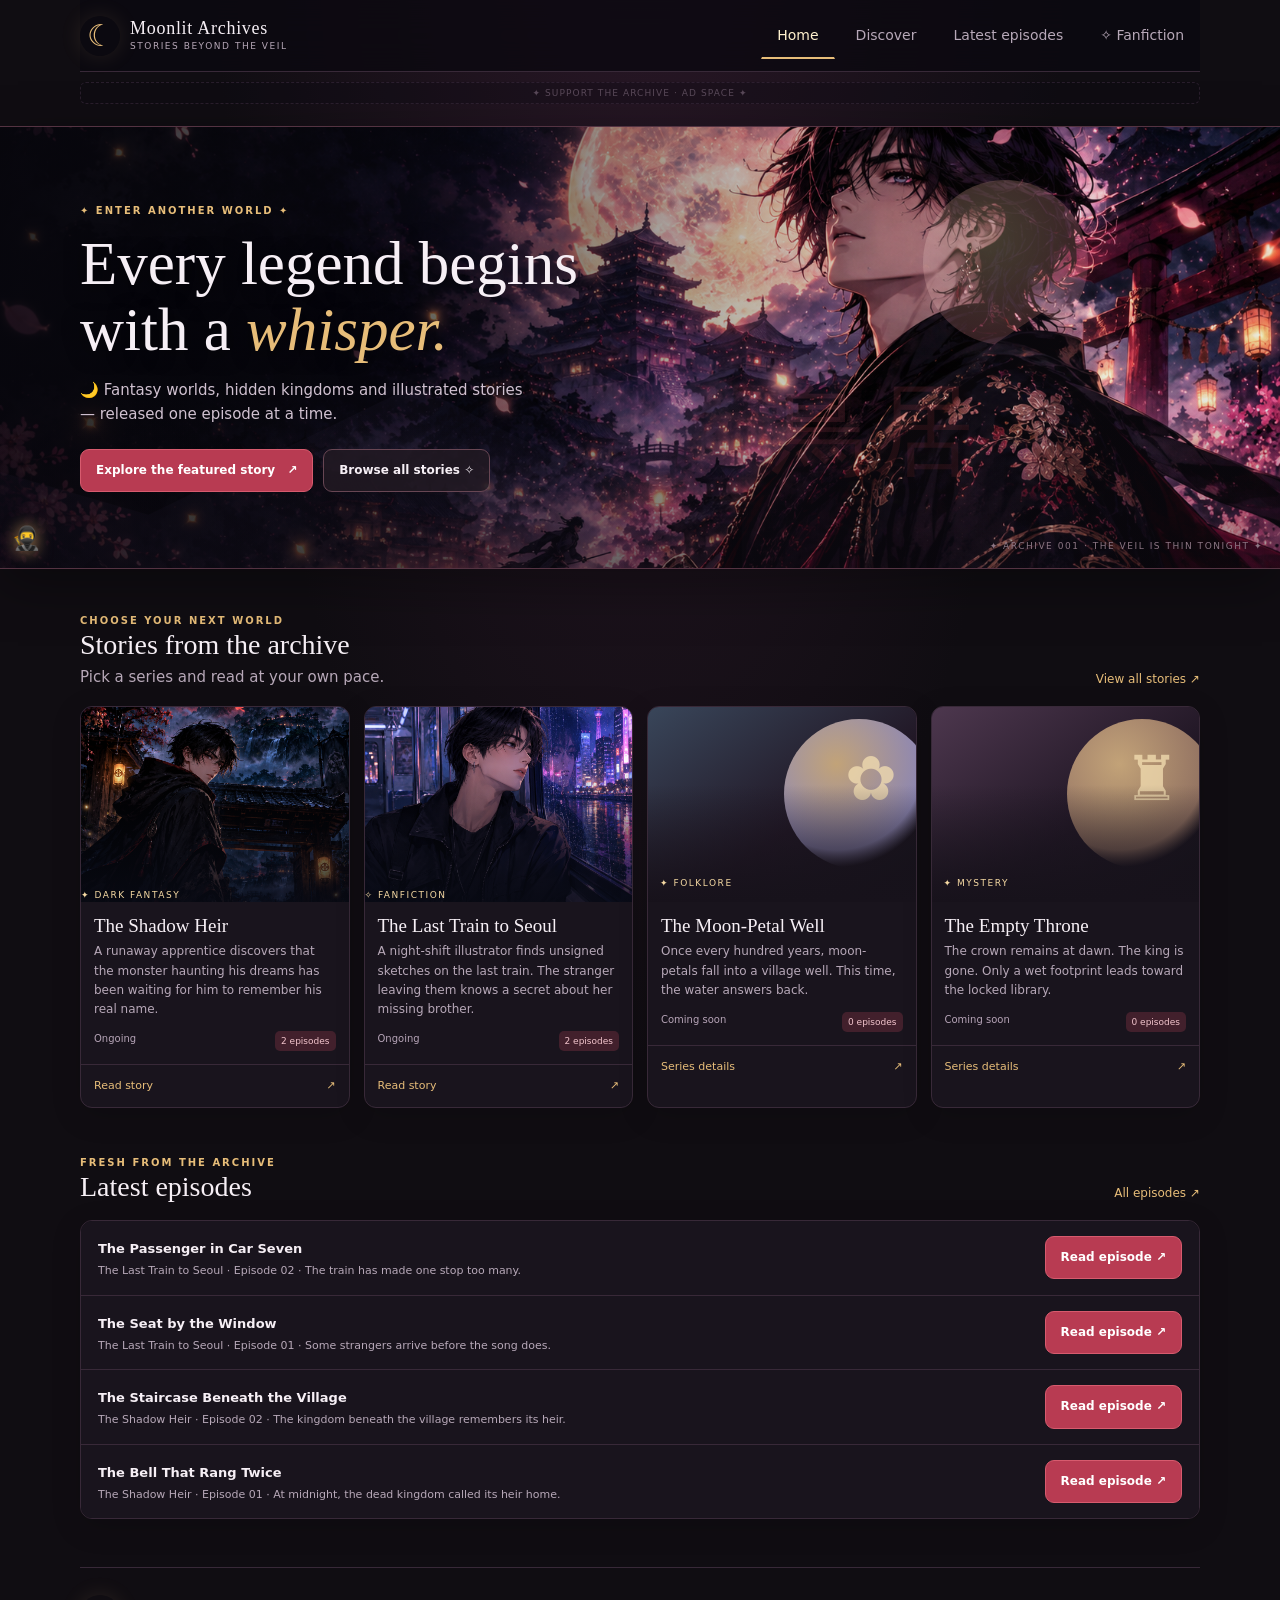
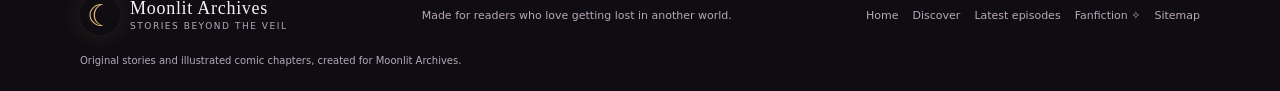
<file: index.html>
<!doctype html>
<html lang="en">
<head>
  <meta charset="utf-8">
  <meta name="viewport" content="width=device-width, initial-scale=1">
  <meta name="theme-color" content="#100d12">
  <meta name="description" content="Read illustrated dark fantasy comics and Korean music-inspired alternate-universe stories, released episode by episode at Moonlit Archives.">
  <meta name="robots" content="index,follow,max-image-preview:large">
  <link rel="canonical" href="https://moonlitarchives.vercel.app/">
  <meta property="og:type" content="website">
  <meta property="og:title" content="Moonlit Archives — Stories Beyond the Veil">
  <meta property="og:description" content="Fantasy worlds, hidden kingdoms and alternate-universe stories — one episode at a time.">
  <meta property="og:url" content="https://moonlitarchives.vercel.app/">
  <meta name="twitter:card" content="summary_large_image">
  <title>Moonlit Archives — Stories Beyond the Veil</title>
  <link rel="stylesheet" href="styles.css">
</head>
<body>
  <div class="site-shell">
    <header class="site-header">
      <a class="brand" href="#home" aria-label="Moonlit Archives home"><span class="brand-mark">☾</span><span><strong>Moonlit Archives</strong><small>Stories beyond the veil</small></span></a>
      <button class="menu-toggle" id="menuToggle" aria-label="Toggle navigation" aria-expanded="false">☰</button>
      <nav class="nav" id="mainNav" aria-label="Main navigation">
        <a href="#home" data-route="home" class="active">Home</a>
        <a href="#discover" data-route="discover">Discover</a>
        <a href="#latest" data-route="latest">Latest episodes</a>
        <a href="#fanfiction" data-route="fanfiction">✧ Fanfiction</a>
      </nav>
    </header>

    <main>
      <section class="view active" id="homeView">
        <div class="ad-slot top-ad" aria-label="Reserved advertisement space">✦ Support the archive · ad space ✦</div>
        <section class="hero">
          <div class="hero-art" aria-hidden="true"><span class="moon"></span><span class="mountain m1"></span><span class="mountain m2"></span><span class="torii">鳥居</span>
            <span class="firefly f1"></span><span class="firefly f2"></span><span class="firefly f3"></span><span class="firefly f4"></span><span class="firefly f5"></span><span class="firefly f6"></span>
          </div>
          <span class="samurai-runner" aria-hidden="true">🥷</span>
          <div class="hero-copy"><p class="eyebrow">✦ Enter another world ✦</p><h1>Every legend begins<br>with a <em>whisper.</em></h1><p>🌙 Fantasy worlds, hidden kingdoms and illustrated stories — released one episode at a time.</p><div class="hero-actions"><button class="button primary" data-open-story="red-moon">Explore the featured story <span>↗</span></button><a class="button secondary" href="#discover">Browse all stories ✧</a></div></div>
          <div class="hero-caption">✦ ARCHIVE 001 · THE VEIL IS THIN TONIGHT ✦</div>
        </section>
        <section class="section"><div class="section-heading"><div><p class="eyebrow">Choose your next world</p><h2>Stories from the archive</h2><p class="muted">Pick a series and read at your own pace.</p></div><a class="text-link" href="#discover">View all stories ↗</a></div><div class="story-grid" id="homeStories"></div></section>
        <section class="section latest-strip"><div class="section-heading"><div><p class="eyebrow">Fresh from the archive</p><h2>Latest episodes</h2></div><a class="text-link" href="#latest">All episodes ↗</a></div><div id="homeLatest" class="episode-list"></div></section>
      </section>

      <section class="view" id="discoverView"><div class="page-intro"><p class="eyebrow">Find a new obsession</p><h1>Discover stories</h1><p class="muted">Search by title, genre or mood.</p></div><label class="search-box"><span>⌕</span><input id="storySearch" type="search" placeholder="Search stories…" autocomplete="off"></label><div class="filters" id="genreFilters"><button class="filter active" data-genre="All">All stories</button><button class="filter" data-genre="Dark fantasy">Dark fantasy</button><button class="filter" data-genre="Folklore">Folklore</button><button class="filter" data-genre="Mystery">Mystery</button><button class="filter" data-genre="Romance">Romance</button></div><div class="story-grid" id="discoverStories"></div></section>

      <section class="view" id="latestView"><div class="page-intro"><p class="eyebrow">✦ The story continues</p><h1>Latest episodes</h1><p class="muted">New chapters will appear here as they're published.</p></div><div class="episode-list" id="allLatest"></div></section>

      <section class="view" id="fanfictionView"><div class="page-intro"><p class="eyebrow">✧ Familiar worlds, new possibilities</p><h1>Fanfiction stories <span aria-hidden="true">📖</span></h1><p class="muted">Alternate universes, missing moments and endings rewritten by imagination.</p></div><div class="story-grid" id="fanfictionStories"></div><div class="fanfiction-note">🌙 <strong>A new chapter of imagination is coming.</strong><br><span class="muted">Fanfiction series will appear here as they are released. No account needed — just read and wander.</span></div></section>

      <section class="view" id="seriesView"><button class="back-link" data-back>← Back to stories</button><div id="seriesContent"></div></section>
      <section class="view" id="readerView"><div id="readerContent"></div></section>
    </main>
    <footer class="footer"><a class="brand footer-brand" href="#home"><span class="brand-mark">☾</span><span><strong>Moonlit Archives</strong><small>Stories beyond the veil</small></span></a><p>Made for readers who love getting lost in another world.</p><div class="footer-links"><a href="#home">Home</a><a href="#discover">Discover</a><a href="#latest">Latest episodes</a><a href="#fanfiction">Fanfiction ✧</a><a href="/sitemap.xml">Sitemap</a></div><small>Original stories and illustrated comic chapters, created for Moonlit Archives.</small></footer>
  </div>
  <script src="stories.js"></script><script src="app.js"></script>
</body>
</html>
</file>
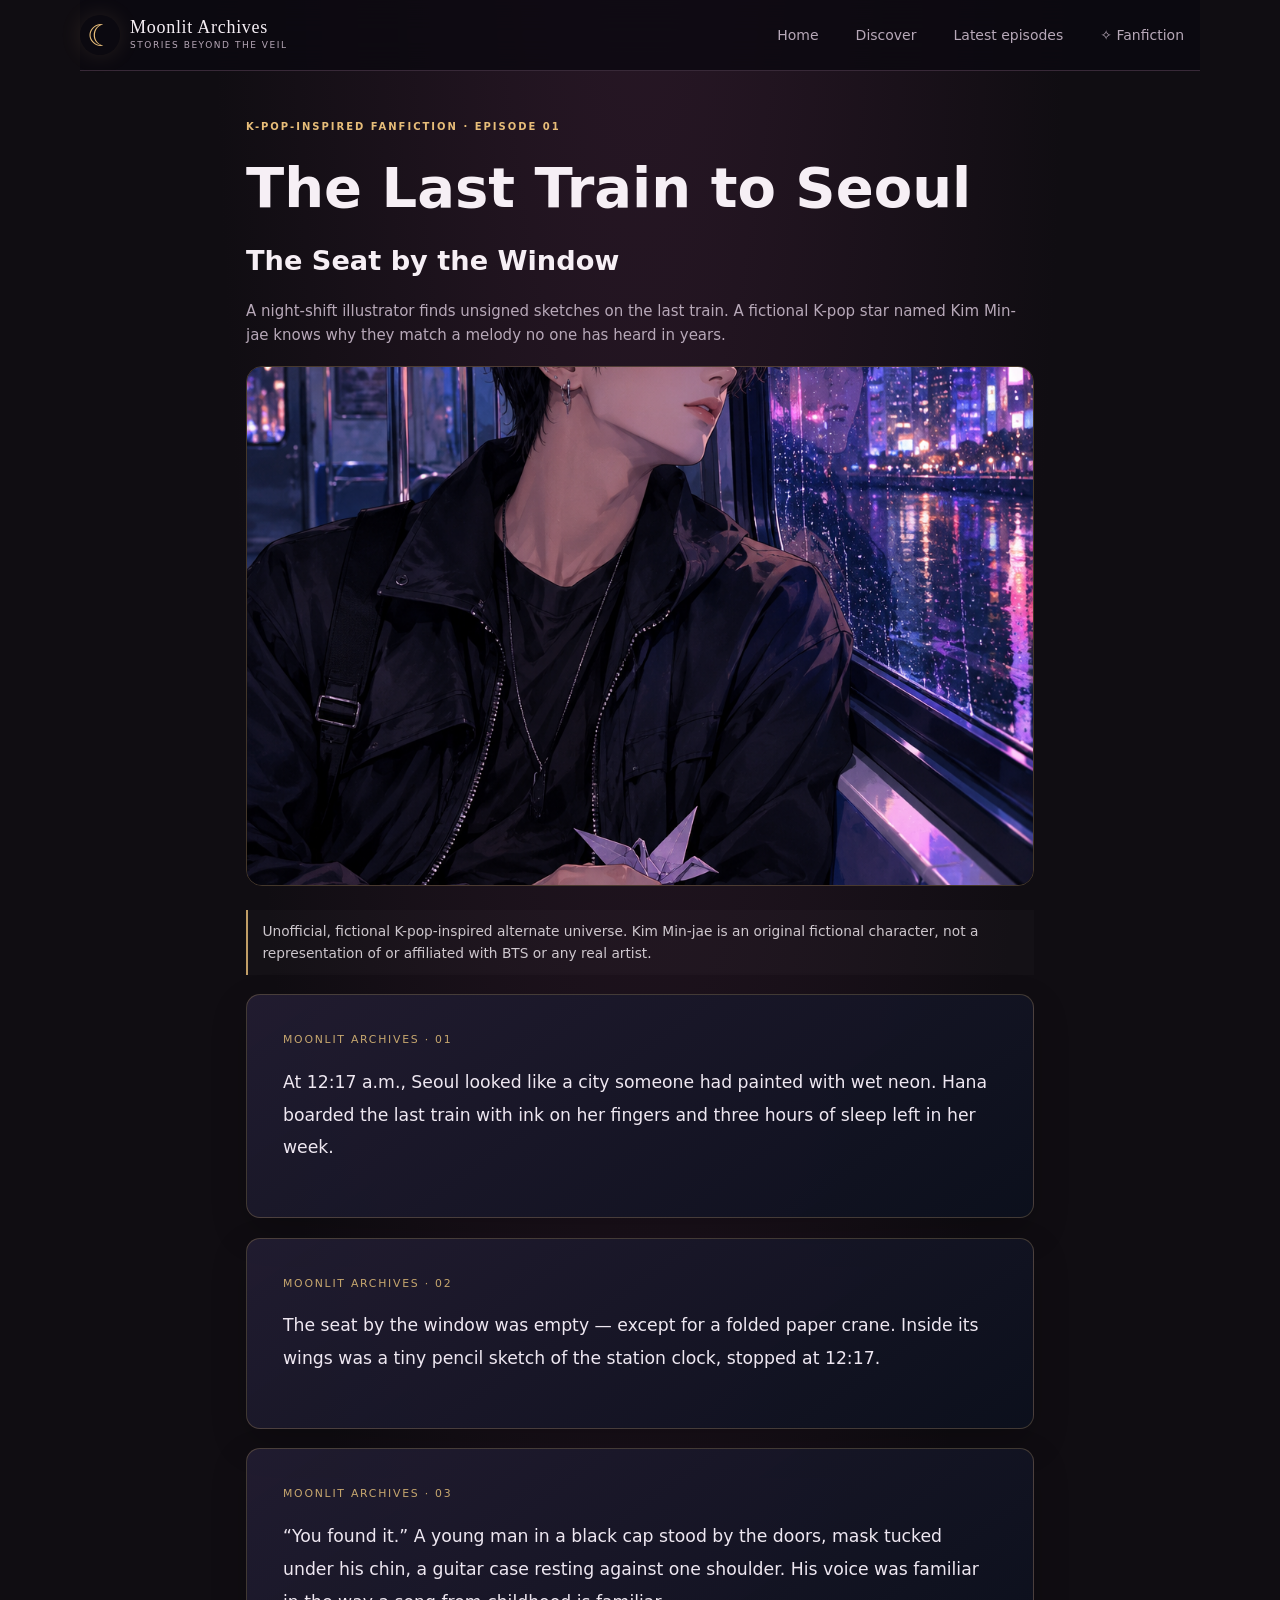
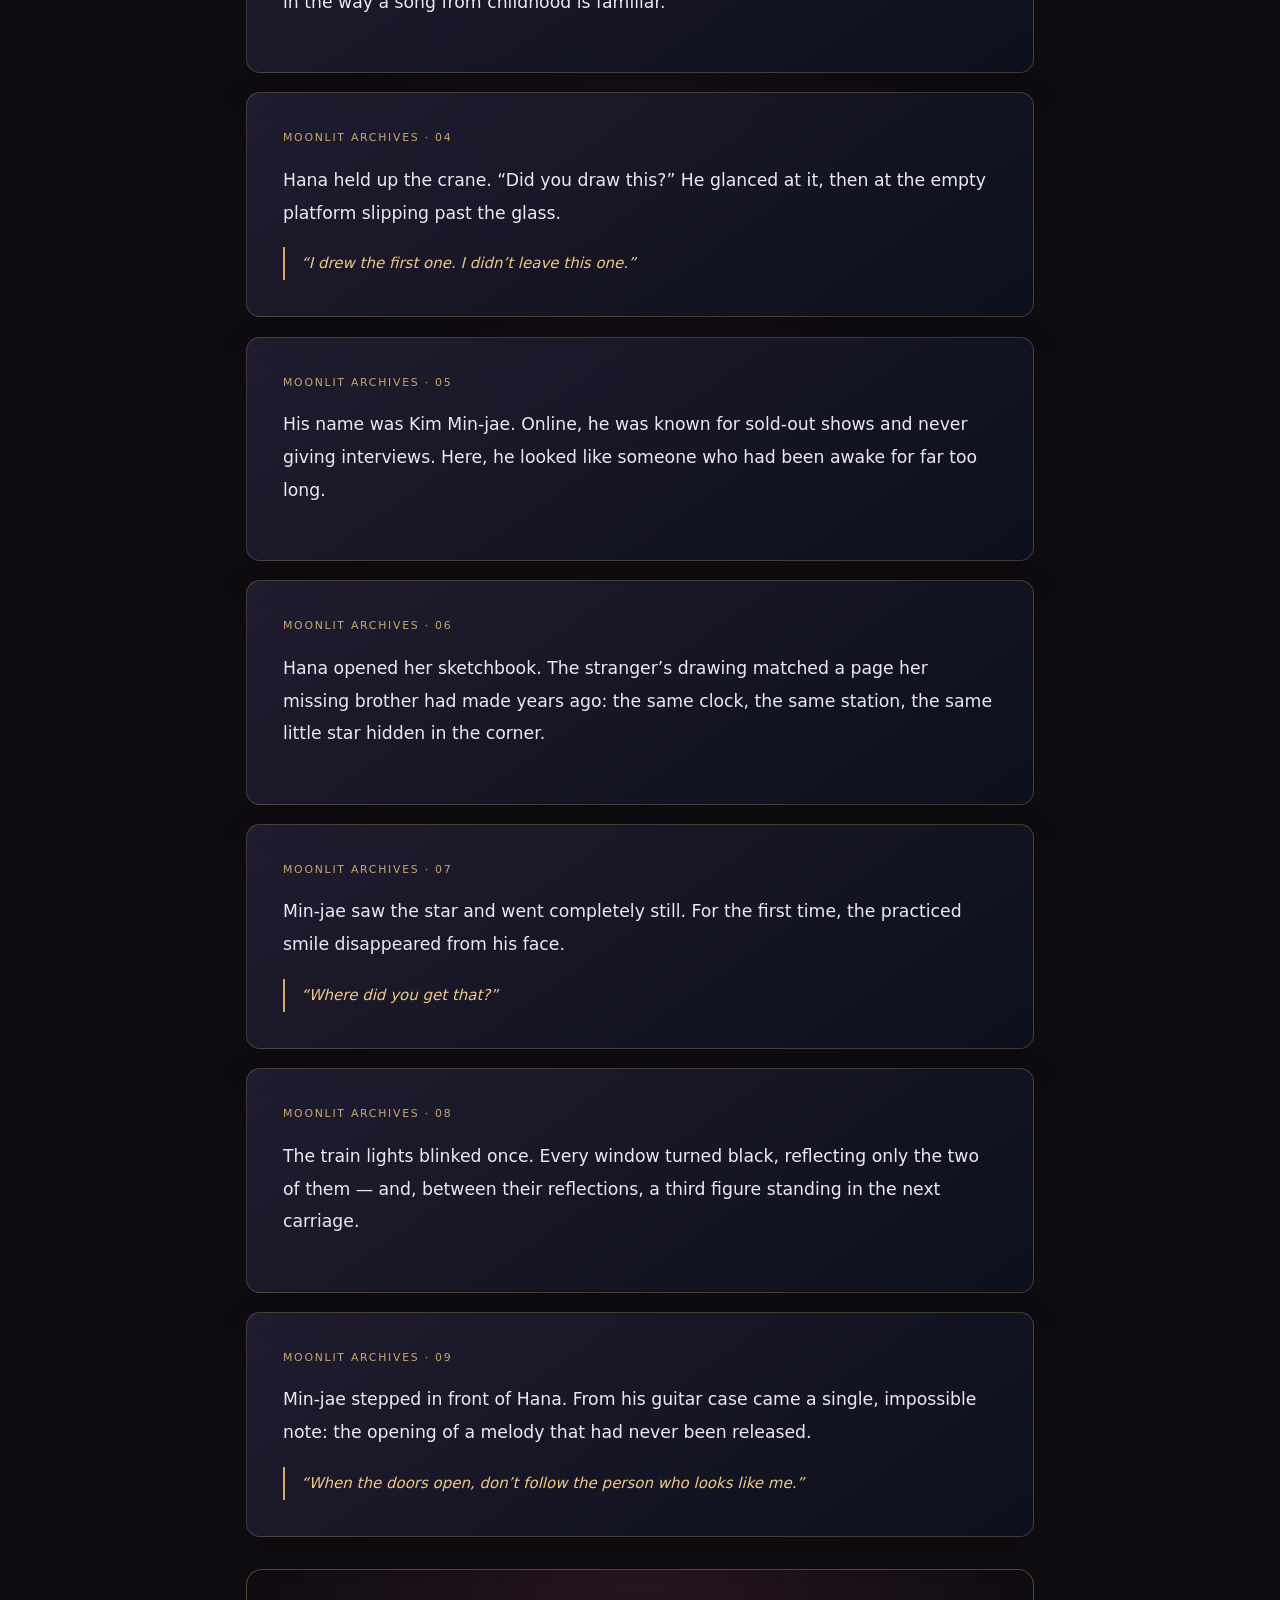
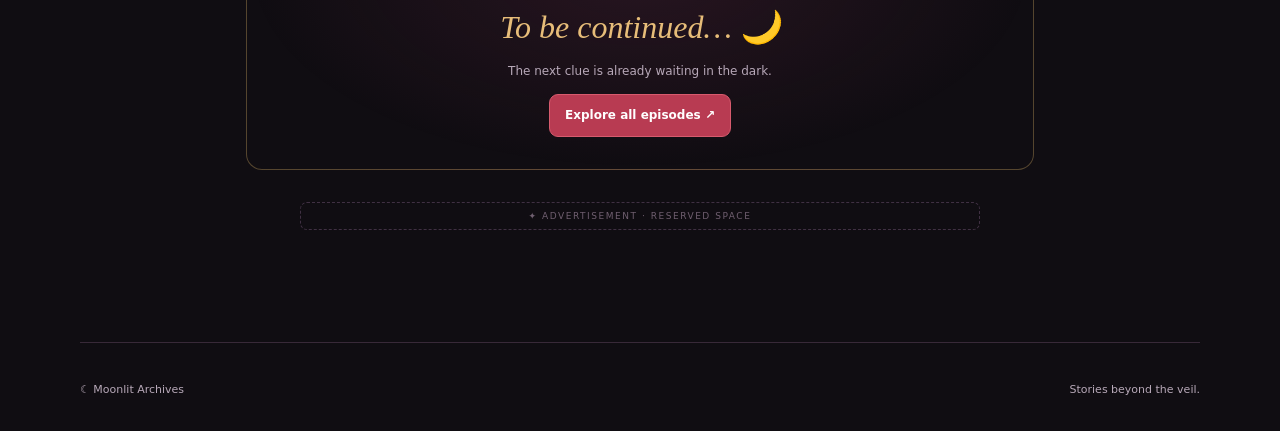
<file: episodes/the-last-train-to-seoul/episode-01/index.html>
<!doctype html><html lang="en"><head><meta charset="utf-8"><meta name="viewport" content="width=device-width, initial-scale=1"><meta name="description" content="A night-shift illustrator finds unsigned sketches on the last train. A fictional K-pop star named Kim Min-jae knows why they match a melody no one has heard in years."><meta name="robots" content="index,follow,max-image-preview:large"><link rel="canonical" href="https://moonlit-archives.netlify.app/episodes/the-last-train-to-seoul/episode-01/"><meta property="og:type" content="article"><meta property="og:title" content="The Last Train to Seoul — Episode 1 | Moonlit Archives"><meta property="og:description" content="A night-shift illustrator finds unsigned sketches on the last train. A fictional K-pop star named Kim Min-jae knows why they match a melody no one has heard in years."><title>The Last Train to Seoul — Episode 1: The Seat by the Window | Moonlit Archives</title><link rel="stylesheet" href="../../../styles.css"></head><body><div class="site-shell"><header class="site-header"><a class="brand" href="/" aria-label="Moonlit Archives home"><span class="brand-mark">☾</span><span><strong>Moonlit Archives</strong><small>Stories beyond the veil</small></span></a><nav class="nav"><a href="/#home">Home</a><a href="/#discover">Discover</a><a href="/#latest">Latest episodes</a><a href="/#fanfiction">✧ Fanfiction</a></nav></header><main><article class="standalone-reader"><p class="eyebrow">K-pop-inspired fanfiction · Episode 01</p><h1>The Last Train to Seoul</h1><h2>The Seat by the Window</h2><p class="reader-subtitle">A night-shift illustrator finds unsigned sketches on the last train. A fictional K-pop star named Kim Min-jae knows why they match a melody no one has heard in years.</p><img class="episode-cover-art" src="../../../assets/images/stories/last-train-cover.png" alt="Original illustration for The Last Train to Seoul" loading="eager"><p class="disclaimer">Unofficial, fictional K-pop-inspired alternate universe. Kim Min-jae is an original fictional character, not a representation of or affiliated with BTS or any real artist.</p><article class="panel"><div class="panel-number">MOONLIT ARCHIVES · 01</div><p>At 12:17 a.m., Seoul looked like a city someone had painted with wet neon. Hana boarded the last train with ink on her fingers and three hours of sleep left in her week.</p></article><article class="panel"><div class="panel-number">MOONLIT ARCHIVES · 02</div><p>The seat by the window was empty — except for a folded paper crane. Inside its wings was a tiny pencil sketch of the station clock, stopped at 12:17.</p></article><article class="panel"><div class="panel-number">MOONLIT ARCHIVES · 03</div><p>“You found it.” A young man in a black cap stood by the doors, mask tucked under his chin, a guitar case resting against one shoulder. His voice was familiar in the way a song from childhood is familiar.</p></article><article class="panel"><div class="panel-number">MOONLIT ARCHIVES · 04</div><p>Hana held up the crane. “Did you draw this?” He glanced at it, then at the empty platform slipping past the glass.</p><blockquote>“I drew the first one. I didn’t leave this one.”</blockquote></article><article class="panel"><div class="panel-number">MOONLIT ARCHIVES · 05</div><p>His name was Kim Min-jae. Online, he was known for sold-out shows and never giving interviews. Here, he looked like someone who had been awake for far too long.</p></article><article class="panel"><div class="panel-number">MOONLIT ARCHIVES · 06</div><p>Hana opened her sketchbook. The stranger’s drawing matched a page her missing brother had made years ago: the same clock, the same station, the same little star hidden in the corner.</p></article><article class="panel"><div class="panel-number">MOONLIT ARCHIVES · 07</div><p>Min-jae saw the star and went completely still. For the first time, the practiced smile disappeared from his face.</p><blockquote>“Where did you get that?”</blockquote></article><article class="panel"><div class="panel-number">MOONLIT ARCHIVES · 08</div><p>The train lights blinked once. Every window turned black, reflecting only the two of them — and, between their reflections, a third figure standing in the next carriage.</p></article><article class="panel"><div class="panel-number">MOONLIT ARCHIVES · 09</div><p>Min-jae stepped in front of Hana. From his guitar case came a single, impossible note: the opening of a melody that had never been released.</p><blockquote>“When the doors open, don’t follow the person who looks like me.”</blockquote></article><div class="episode-end"><h2>To be continued… 🌙</h2><p>The next clue is already waiting in the dark.</p><a class="button primary" href="/#latest">Explore all episodes ↗</a></div><div class="ad-slot reader-ad" aria-label="Reserved ad space">✦ Advertisement · reserved space</div></article></main><footer class="footer"><a href="/">☾ Moonlit Archives</a><p>Stories beyond the veil.</p></footer></div></body></html>
</file>
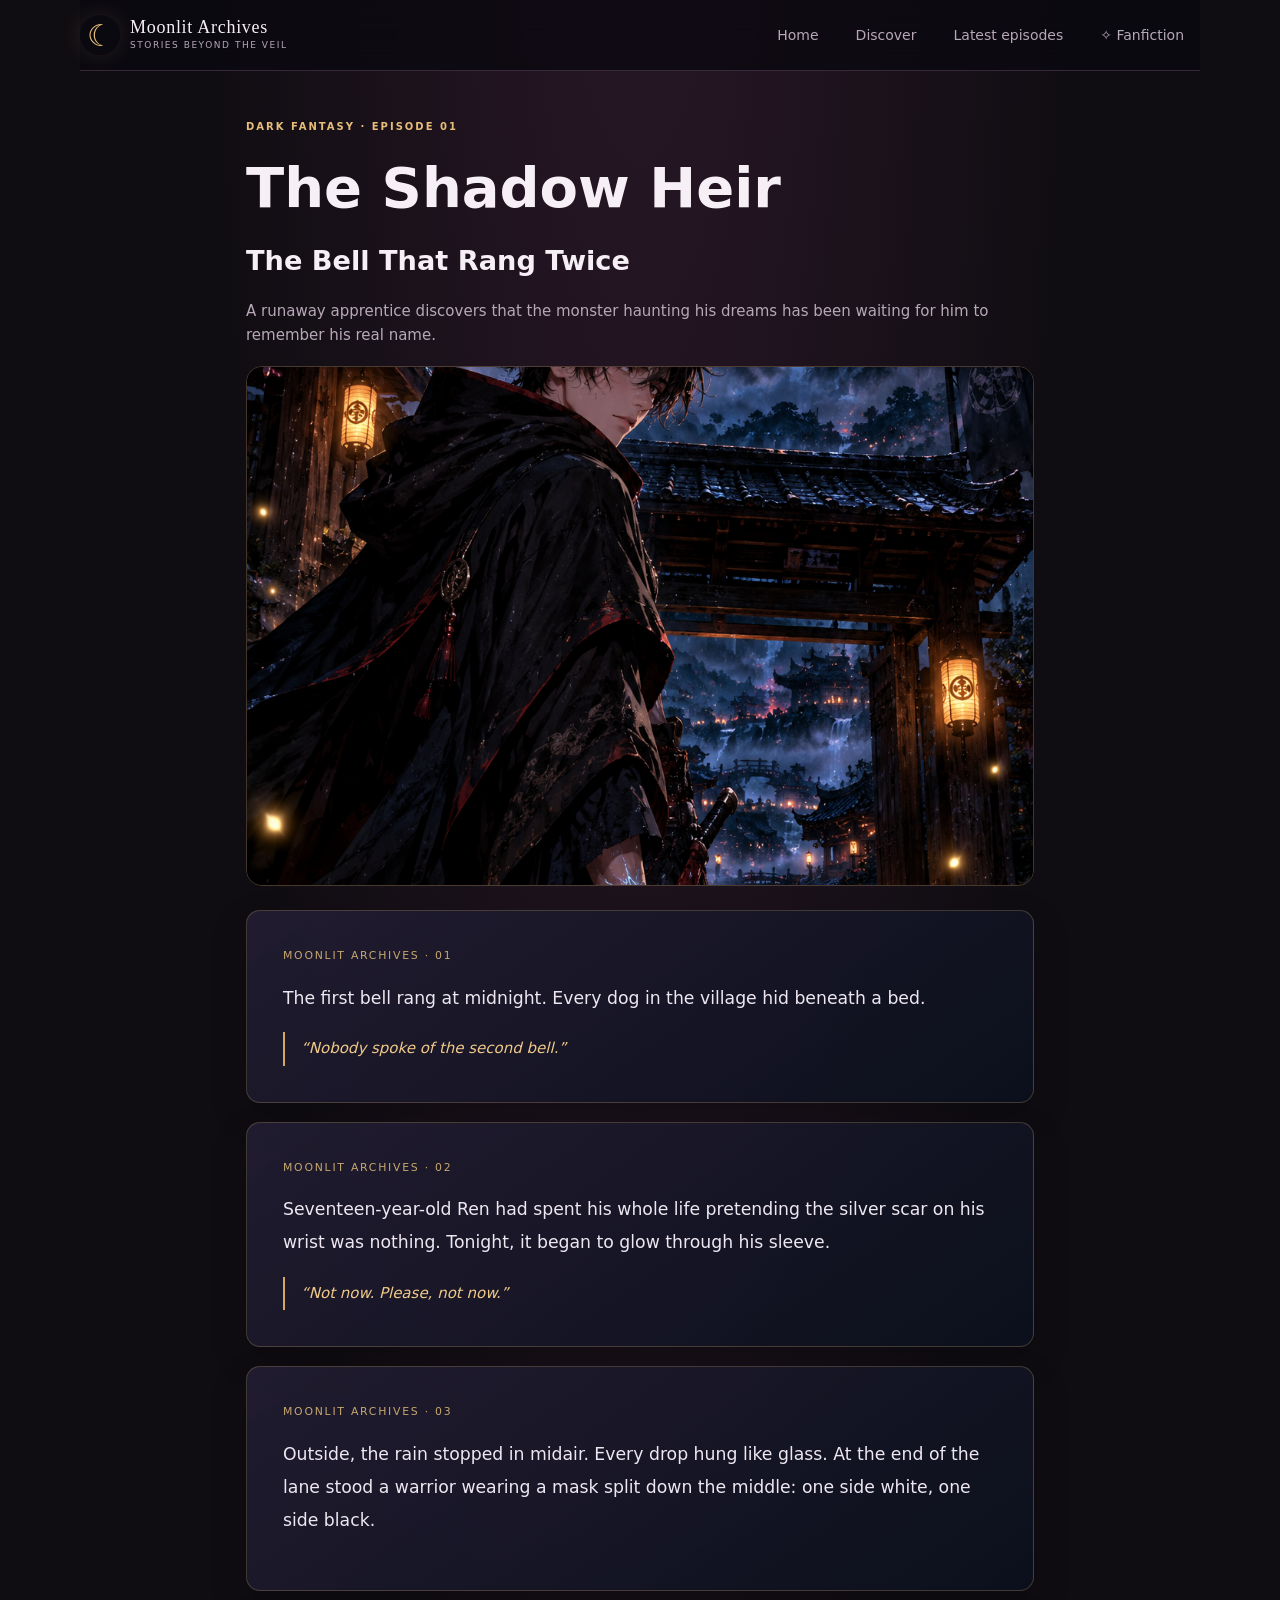
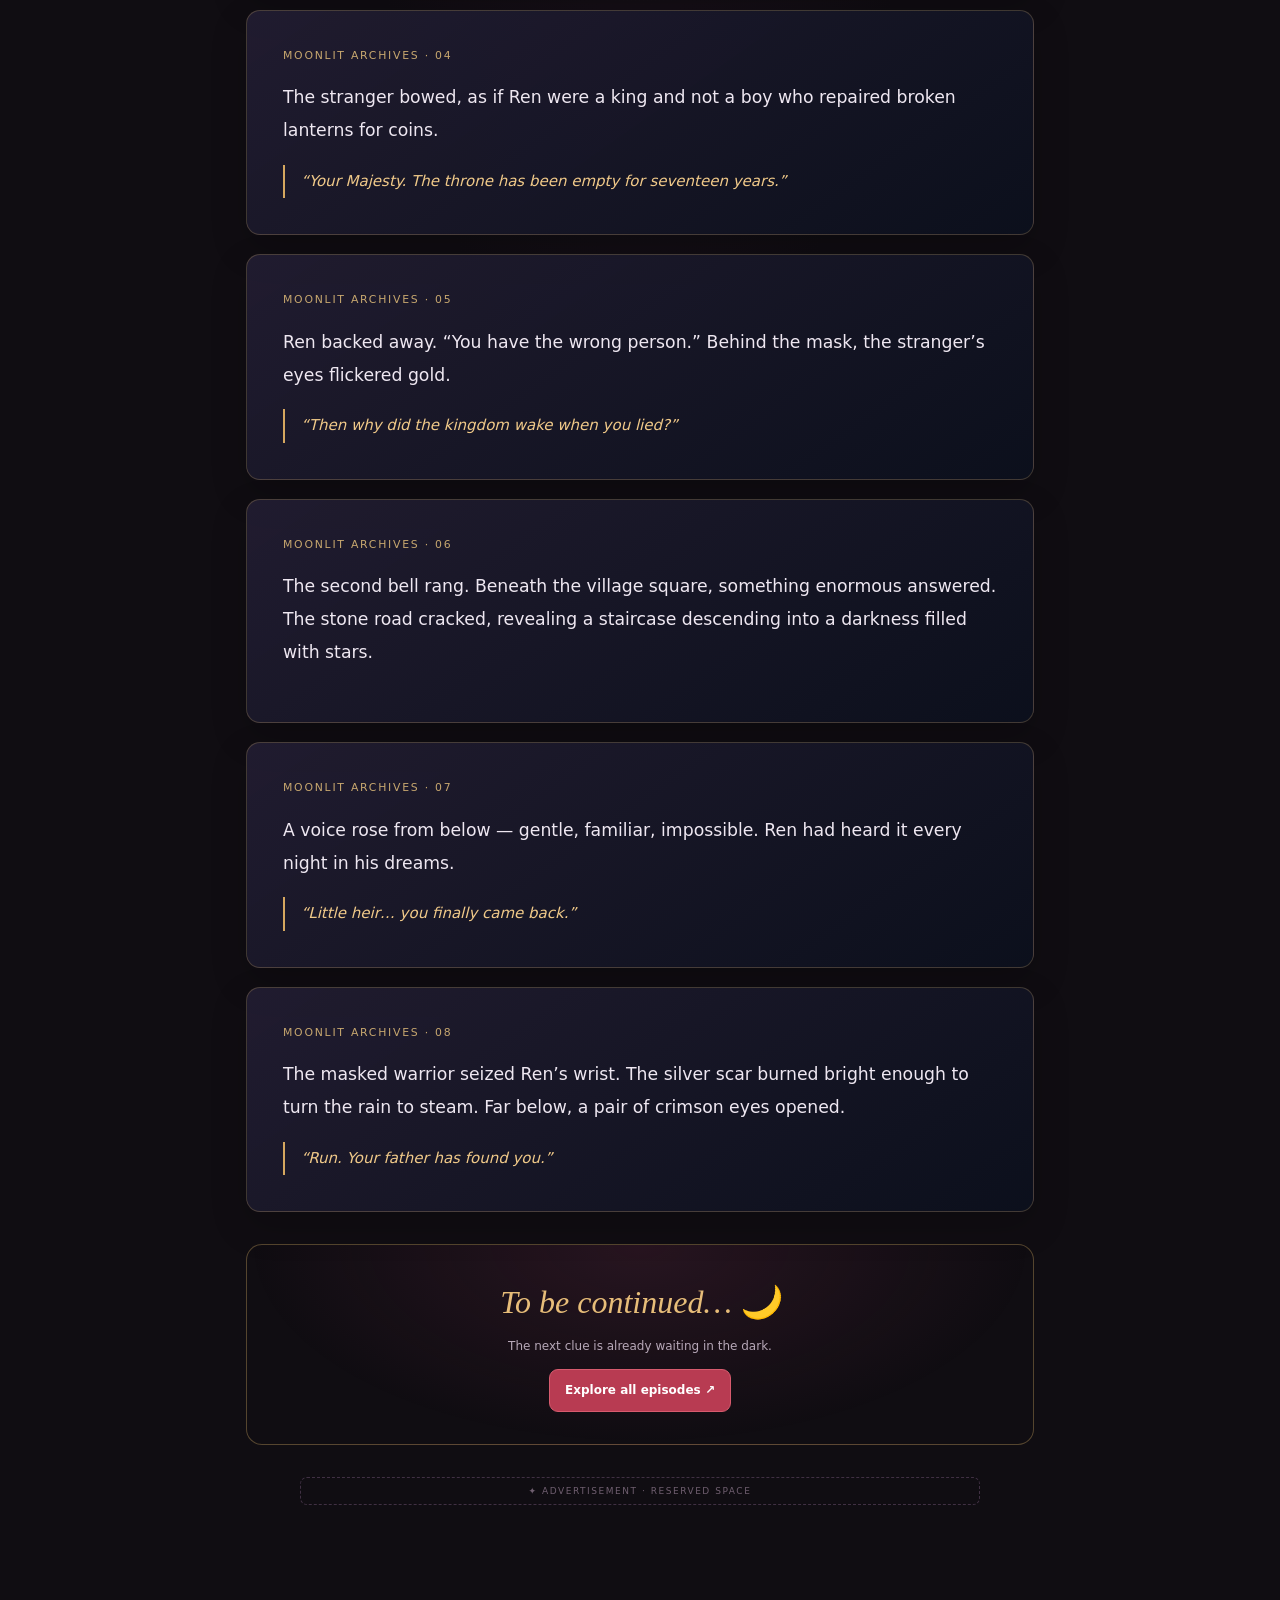
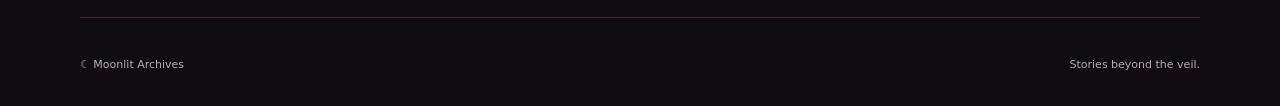
<file: episodes/the-shadow-heir/episode-01/index.html>
<!doctype html><html lang="en"><head><meta charset="utf-8"><meta name="viewport" content="width=device-width, initial-scale=1"><meta name="description" content="A runaway apprentice discovers that the monster haunting his dreams has been waiting for him to remember his real name."><meta name="robots" content="index,follow,max-image-preview:large"><link rel="canonical" href="https://moonlit-archives.netlify.app/episodes/the-shadow-heir/episode-01/"><meta property="og:type" content="article"><meta property="og:title" content="The Shadow Heir — Episode 1 | Moonlit Archives"><meta property="og:description" content="A runaway apprentice discovers that the monster haunting his dreams has been waiting for him to remember his real name."><title>The Shadow Heir — Episode 1: The Bell That Rang Twice | Moonlit Archives</title><link rel="stylesheet" href="../../../styles.css"></head><body><div class="site-shell"><header class="site-header"><a class="brand" href="/" aria-label="Moonlit Archives home"><span class="brand-mark">☾</span><span><strong>Moonlit Archives</strong><small>Stories beyond the veil</small></span></a><nav class="nav"><a href="/#home">Home</a><a href="/#discover">Discover</a><a href="/#latest">Latest episodes</a><a href="/#fanfiction">✧ Fanfiction</a></nav></header><main><article class="standalone-reader"><p class="eyebrow">Dark fantasy · Episode 01</p><h1>The Shadow Heir</h1><h2>The Bell That Rang Twice</h2><p class="reader-subtitle">A runaway apprentice discovers that the monster haunting his dreams has been waiting for him to remember his real name.</p><img class="episode-cover-art" src="../../../assets/images/stories/shadow-heir-cover.png" alt="Original illustration for The Shadow Heir" loading="eager"><article class="panel"><div class="panel-number">MOONLIT ARCHIVES · 01</div><p>The first bell rang at midnight. Every dog in the village hid beneath a bed.</p><blockquote>“Nobody spoke of the second bell.”</blockquote></article><article class="panel"><div class="panel-number">MOONLIT ARCHIVES · 02</div><p>Seventeen-year-old Ren had spent his whole life pretending the silver scar on his wrist was nothing. Tonight, it began to glow through his sleeve.</p><blockquote>“Not now. Please, not now.”</blockquote></article><article class="panel"><div class="panel-number">MOONLIT ARCHIVES · 03</div><p>Outside, the rain stopped in midair. Every drop hung like glass. At the end of the lane stood a warrior wearing a mask split down the middle: one side white, one side black.</p></article><article class="panel"><div class="panel-number">MOONLIT ARCHIVES · 04</div><p>The stranger bowed, as if Ren were a king and not a boy who repaired broken lanterns for coins.</p><blockquote>“Your Majesty. The throne has been empty for seventeen years.”</blockquote></article><article class="panel"><div class="panel-number">MOONLIT ARCHIVES · 05</div><p>Ren backed away. “You have the wrong person.” Behind the mask, the stranger’s eyes flickered gold.</p><blockquote>“Then why did the kingdom wake when you lied?”</blockquote></article><article class="panel"><div class="panel-number">MOONLIT ARCHIVES · 06</div><p>The second bell rang. Beneath the village square, something enormous answered. The stone road cracked, revealing a staircase descending into a darkness filled with stars.</p></article><article class="panel"><div class="panel-number">MOONLIT ARCHIVES · 07</div><p>A voice rose from below — gentle, familiar, impossible. Ren had heard it every night in his dreams.</p><blockquote>“Little heir… you finally came back.”</blockquote></article><article class="panel"><div class="panel-number">MOONLIT ARCHIVES · 08</div><p>The masked warrior seized Ren’s wrist. The silver scar burned bright enough to turn the rain to steam. Far below, a pair of crimson eyes opened.</p><blockquote>“Run. Your father has found you.”</blockquote></article><div class="episode-end"><h2>To be continued… 🌙</h2><p>The next clue is already waiting in the dark.</p><a class="button primary" href="/#latest">Explore all episodes ↗</a></div><div class="ad-slot reader-ad" aria-label="Reserved ad space">✦ Advertisement · reserved space</div></article></main><footer class="footer"><a href="/">☾ Moonlit Archives</a><p>Stories beyond the veil.</p></footer></div></body></html>
</file>
<file: styles.css>
:root{color-scheme:dark;--bg:#100d12;--panel:#19141d;--panel2:#211923;--line:#382938;--text:#f6eff5;--muted:#b7a8b8;--red:#b83b52;--gold:#e7bd79;--max:1120px}*{box-sizing:border-box}html{scroll-behavior:smooth;scroll-padding-top:20px}body{margin:0;background:radial-gradient(ellipse at 50% -15%,#2b1828 0,transparent 48%),var(--bg);color:var(--text);font:15px/1.6 Inter,ui-sans-serif,system-ui,-apple-system,"Segoe UI",sans-serif}a{color:inherit;text-decoration:none}button,input{font:inherit}button,a{-webkit-tap-highlight-color:transparent}button{cursor:pointer}.site-shell{width:min(var(--max),calc(100% - 36px));margin:auto;position:relative;z-index:1}.ad-slot{color:#705f70;font-size:9px;letter-spacing:.17em;text-transform:uppercase;text-align:center;border:1px dashed #403043;border-radius:7px;min-height:25px;display:flex;align-items:center;justify-content:center}.top-ad{margin:9px auto 0;max-width:720px;min-height:20px;border:0}.bottom-ad{margin:22px auto 12px;max-width:720px}.ad-rail{position:fixed;top:0;bottom:0;width:clamp(10px,calc((100vw - var(--max))/2 - 15px),110px);display:flex;align-items:center;justify-content:center;pointer-events:none;z-index:0;color:#705f70;font-size:9px;letter-spacing:.13em;text-transform:uppercase;writing-mode:vertical-rl}.ad-rail span{border:1px dashed #403043;border-radius:7px;padding:10px 4px}.ad-rail.left{left:0}.ad-rail.right{right:0}.site-header{display:flex;align-items:center;gap:24px;padding:20px 0;border-bottom:1px solid var(--line)}.brand{display:flex;align-items:center;gap:10px;white-space:nowrap}.brand-mark{display:grid;place-items:center;width:40px;height:40px;border:1px solid var(--gold);border-radius:50%;color:var(--gold);font:24px Georgia,serif;box-shadow:0 0 24px #a83b5225}.brand strong{display:block;font:18px Georgia,serif;letter-spacing:.04em}.brand small{display:block;color:var(--muted);font-size:9px;letter-spacing:.17em;text-transform:uppercase}.nav{display:flex;gap:5px;margin-left:auto}.nav a{padding:9px 13px;border:1px solid transparent;border-radius:9px;color:var(--muted);font-size:13px}.nav a:hover,.nav a.active{color:var(--text);background:var(--panel2);border-color:var(--line)}.menu-toggle{display:none;margin-left:auto;background:transparent;color:var(--text);border:1px solid var(--line);border-radius:8px;padding:7px 11px}.hero{min-height:410px;margin:25px 0 40px;position:relative;isolation:isolate;overflow:hidden;border:1px solid #543342;border-radius:17px;background:linear-gradient(90deg,#150f19 0%,#150f19ed 40%,#150f1970 76%,#150f1930 100%),radial-gradient(ellipse at 78% 30%,#743047 0,#34203a 28%,#17121c 70%)}.hero-art{position:absolute;inset:0;z-index:-1;overflow:hidden;opacity:.95}.moon{position:absolute;width:165px;height:165px;border-radius:50%;background:radial-gradient(circle at 40% 35%,#f4d9aa,#c87b80 65%,#7c354c);right:15%;top:12%;box-shadow:0 0 80px #c45e782e}.mountain{position:absolute;bottom:-2px;width:80%;height:65%;background:#211522;clip-path:polygon(0 100%,25% 30%,38% 58%,58% 10%,78% 62%,100% 20%,100% 100%)}.m1{right:-15%;background:#1b1521}.m2{left:-22%;height:42%;background:#110e16;clip-path:polygon(0 100%,20% 35%,42% 70%,68% 0,88% 56%,100% 35%,100% 100%)}.torii{position:absolute;right:24%;bottom:13%;font-size:clamp(50px,8vw,100px);color:#bd4356;text-shadow:0 0 30px #b83b5230;opacity:.6}.hero-copy{padding:clamp(28px,6vw,64px);max-width:690px}.eyebrow{margin:0 0 8px;color:var(--gold);font-size:10px;letter-spacing:.2em;text-transform:uppercase;font-weight:750}.hero h1,.page-intro h1{font:500 clamp(37px,5.2vw,61px)/1.08 Georgia,"Times New Roman",serif;margin:12px 0}.hero h1 em{color:var(--gold);font-weight:400}.hero-copy>p:not(.eyebrow){max-width:455px;color:#d0c1d0}.hero-actions{display:flex;flex-wrap:wrap;gap:10px;margin-top:23px}.button{display:inline-flex;align-items:center;gap:12px;justify-content:center;border-radius:9px;padding:11px 15px;font-weight:650;font-size:12px;border:1px solid transparent}.primary{background:var(--red);border-color:#d75b6e;color:white}.primary:hover{filter:brightness(1.12)}.secondary{background:#211923d9;border-color:#674653;color:var(--text)}.hero-caption{position:absolute;right:17px;bottom:15px;color:#c7a8b9;font-size:9px;letter-spacing:.17em}.section{margin:36px 0 43px}.section-heading{display:flex;align-items:end;justify-content:space-between;gap:14px;margin-bottom:17px}.section-heading h2,.feature-title{font:500 28px Georgia,serif;margin:0}.section-heading p{margin:4px 0 0}.muted{color:var(--muted)}.text-link{color:var(--gold);font-size:12px}.story-grid{display:grid;grid-template-columns:repeat(4,minmax(0,1fr));gap:14px}.story-card{min-width:0;overflow:hidden;border:1px solid var(--line);border-radius:12px;background:var(--panel);transition:transform .2s,border-color .2s}.story-card:hover{transform:translateY(-3px);border-color:#80505b}.story-cover{height:195px;position:relative;display:flex;align-items:end;padding:12px;background:linear-gradient(145deg,var(--cover-a,#542536),#211725 58%,#111016);overflow:hidden}.story-cover:before{content:"";position:absolute;width:150px;height:150px;right:-18px;top:12px;border-radius:50%;background:radial-gradient(circle at 35% 30%,#e9c48b,var(--cover-b,#a33b54) 60%,transparent 72%);opacity:.8}.story-cover:after{content:"";position:absolute;inset:40% 0 0;background:linear-gradient(transparent,#17121b)}.cover-symbol{position:absolute;right:19px;top:35px;color:#f4dfb2;font:62px Georgia,serif;opacity:.75}.cover-label{position:relative;z-index:1;font-size:9px;letter-spacing:.17em;text-transform:uppercase;color:#f5d9a3}.story-info{padding:13px}.story-info h3{font:500 19px Georgia,serif;margin:0 0 5px}.story-info p{font-size:12px;color:var(--muted);margin:0 0 12px;min-height:40px}.meta{display:flex;justify-content:space-between;gap:8px;color:#b6a4b7;font-size:10px}.tag{padding:3px 6px;background:#42202c;border-radius:5px;color:#f2c4cc;font-size:9px}.card-button{display:flex;width:100%;justify-content:space-between;align-items:center;border:0;border-top:1px solid var(--line);background:transparent;color:var(--gold);padding:12px 13px;font-size:11px;text-align:left}.card-button:hover{background:#211923}.episode-list{border:1px solid var(--line);border-radius:12px;overflow:hidden}.episode-row{display:flex;align-items:center;justify-content:space-between;gap:14px;padding:15px 17px;background:var(--panel);border-bottom:1px solid var(--line)}.episode-row:last-child{border-bottom:0}.episode-row strong{font-size:13px;font-weight:650}.episode-row small{display:block;color:var(--muted);font-size:11px;margin-top:2px}.episode-row .button{flex-shrink:0}.page-intro{padding:30px 0 14px}.page-intro h1{font-size:44px;margin:7px 0}.search-box{display:flex;align-items:center;gap:10px;background:var(--panel);border:1px solid var(--line);border-radius:10px;padding:0 14px;margin:12px 0 15px}.search-box span{font-size:24px;color:var(--gold)}.search-box input{width:100%;padding:13px 0;background:transparent;border:0;outline:0;color:var(--text)}.filters{display:flex;gap:7px;flex-wrap:wrap;margin-bottom:18px}.filter{padding:7px 11px;border-radius:8px;border:1px solid var(--line);background:transparent;color:var(--muted);font-size:11px}.filter.active,.filter:hover{background:#48202d;border-color:#9d3b50;color:#ffe7e9}.view{display:none;min-height:56vh}.view.active{display:block}.story-detail{display:grid;grid-template-columns:250px 1fr;gap:25px;margin:26px 0}.detail-art{min-height:330px;border-radius:13px;border:1px solid var(--line);position:relative;overflow:hidden;background:linear-gradient(145deg,var(--cover-a,#542536),#211725 60%,#111016)}.detail-art:before{content:"";position:absolute;width:230px;height:230px;right:-35px;top:30px;border-radius:50%;background:radial-gradient(circle at 35% 30%,#f0d6a4,var(--cover-b,#a33b54) 60%,transparent 72%)}.detail-art span{position:absolute;right:20px;top:50px;font:100px Georgia,serif;color:#fff0d1}.detail-copy h1{font:500 40px Georgia,serif;margin:5px 0 10px}.detail-copy p{color:var(--muted)}.back-link{margin:23px 0 0;padding:0;border:0;background:none;color:var(--muted);font-size:12px}.back-link:hover{color:var(--gold)}.reader{max-width:800px;margin:25px auto}.reader-top{display:flex;justify-content:space-between;align-items:center;gap:12px;flex-wrap:wrap}.reader h1{font:500 clamp(28px,4vw,39px) Georgia,serif;margin:8px 0}.reader-subtitle{color:var(--muted)}.comic-panel{margin:18px 0;border:1px solid #57303f;border-radius:10px;overflow:hidden;background:#19121c}.panel-art{min-height:270px;display:grid;place-items:center;text-align:center;padding:35px;background:radial-gradient(ellipse at 50% 25%,#512536,#1b121d 62%,#100d12);font:italic clamp(19px,3vw,27px)/1.45 Georgia,serif;color:#f5e0e5}.panel-art .panel-number{display:block;font:9px system-ui;letter-spacing:.2em;color:#d4b8c6;margin-top:22px}.panel-caption{padding:14px 18px;background:#211923;color:#e6d6e4;font:14px/1.7 Georgia,serif}.reader-controls{display:flex;justify-content:space-between;align-items:center;gap:12px;margin:20px 0}.reader-controls button:disabled{opacity:.35;cursor:not-allowed}.panel-count{color:var(--muted);font-size:11px}.episode-end{padding:35px 20px;text-align:center;border:1px solid #654050;border-radius:10px;background:radial-gradient(ellipse at center,#35202e,#17111b);margin:18px 0}.episode-end h2{font:italic 29px Georgia,serif;color:var(--gold);margin:0 0 6px}.episode-end p{color:var(--muted);font-size:12px}.empty{padding:35px;text-align:center;color:var(--muted);border:1px dashed var(--line);border-radius:12px;grid-column:1/-1}.footer{border-top:1px solid var(--line);margin-top:48px;padding:27px 0 22px;display:flex;align-items:center;justify-content:space-between;gap:18px;flex-wrap:wrap;color:var(--muted);font-size:11px}.footer-brand strong{color:var(--text)}.footer-links{display:flex;gap:14px}.footer-links a:hover{color:var(--gold)}.footer>small{width:100%;font-size:10px}.hidden{display:none!important}
@media(max-width:900px){.story-grid{grid-template-columns:repeat(2,minmax(0,1fr))}.ad-rail{display:none}.hero{min-height:390px}.site-shell{width:min(var(--max),calc(100% - 28px))}}@media(max-width:600px){.site-header{flex-wrap:wrap;gap:12px}.menu-toggle{display:block}.nav{display:none;order:3;width:100%;margin:0;padding-top:5px}.nav.open{display:flex;flex-wrap:wrap}.nav a{flex:1;text-align:center;padding:9px 7px}.hero{min-height:430px;background:linear-gradient(90deg,#150f19ef,#150f1980),radial-gradient(ellipse at 80% 25%,#743047,#17121c 70%)}.hero-copy{padding:28px 21px}.hero h1{font-size:39px}.hero-caption{font-size:8px}.story-grid{gap:10px}.story-cover{height:155px;padding:8px}.story-info{padding:10px}.story-info h3{font-size:16px}.story-info p{font-size:11px;min-height:53px}.meta{font-size:9px}.card-button{padding:10px;font-size:10px}.section-heading h2{font-size:25px}.section-heading{align-items:start}.section-heading>.text-link{padding-top:8px}.story-detail{grid-template-columns:105px 1fr;gap:14px}.detail-art{min-height:165px}.detail-art span{font-size:57px;right:8px;top:22px}.detail-copy h1{font-size:27px}.detail-copy p{font-size:12px}.page-intro h1{font-size:37px}.episode-row{padding:12px;gap:8px}.episode-row .button{padding:9px;font-size:10px}.panel-art{min-height:220px;padding:23px}.reader-controls{gap:7px}.reader-controls .button{padding:10px;font-size:10px}.panel-count{font-size:9px}.footer{align-items:flex-start}.footer>p{width:100%;margin:0}}

/* Minimal, episodic fantasy polish */
.top-ad{max-width:none;width:100%;margin:10px auto 0;min-height:22px;border:1px dashed #342638;border-radius:6px;letter-spacing:.12em;opacity:.7}
.hero{width:100vw;margin:22px 0 40px calc(50% - 50vw);border-radius:0;border-left:0;border-right:0;min-height:430px}
.hero-copy{max-width:var(--max);margin:0 auto;padding:clamp(36px,7vw,76px) max(22px,calc((100vw - var(--max))/2));box-sizing:content-box}
.hero h1{max-width:680px}
.hero-art{z-index:-1}
.firefly{position:absolute;display:block;width:5px;height:5px;border-radius:50%;background:#ffe6a5;box-shadow:0 0 9px 3px #f8cb79a8;opacity:0;animation:firefly-drift 7s ease-in-out infinite}
.f1{left:12%;top:68%;animation-delay:-1s}.f2{left:43%;top:22%;animation-delay:-3s}.f3{left:61%;top:69%;animation-delay:-5s}.f4{left:79%;top:43%;animation-delay:-2s}.f5{left:31%;top:48%;animation-delay:-4s}.f6{left:91%;top:76%;animation-delay:-6s}
@keyframes firefly-drift{0%,100%{opacity:0;transform:translate(0,8px) scale(.65)}20%,70%{opacity:.9}50%{transform:translate(18px,-32px) scale(1.15)}}
.samurai-runner{position:absolute;z-index:2;bottom:12px;left:12px;font-size:23px;filter:drop-shadow(0 2px 4px #080609);animation:samurai-dash 11s linear infinite;transform-origin:center}
@keyframes samurai-dash{0%{left:12px;transform:translateY(0) scaleX(1)}8%{transform:translateY(-4px) scaleX(1)}16%{transform:translateY(0) scaleX(1)}46%{left:calc(100% - 42px);transform:translateY(-3px) scaleX(1)}48%{left:calc(100% - 42px);transform:translateY(0) scaleX(-1)}82%{left:12px;transform:translateY(-3px) scaleX(-1)}84%{left:12px;transform:translateY(0) scaleX(1)}100%{left:12px;transform:translateY(0) scaleX(1)}}
.reader-ad{margin:24px auto 0;max-width:680px;min-height:28px}
.fanfiction-note{margin:20px 0 40px;padding:20px;border:1px solid var(--line);border-radius:12px;background:linear-gradient(120deg,#211923,#17121a);text-align:center;font-size:13px;line-height:1.9}
.fanfiction-empty{background:radial-gradient(ellipse at top,#2a1a2c,#19141d 70%);padding:44px 22px}
.fanfiction-empty h2{font:500 25px Georgia,serif;color:var(--text);margin:10px 0 6px}
.fanfiction-empty p{margin:0 auto 16px;line-height:1.8}
.empty-symbol{font-size:22px;color:var(--gold);letter-spacing:.2em}
.nav a{transition:color .2s,background .2s,border-color .2s}
.button,.story-card,.filter{transition:transform .2s ease,filter .2s ease,border-color .2s ease,background .2s ease}
.button:hover{transform:translateY(-1px)}
.story-cover:before{animation:cover-glow 9s ease-in-out infinite alternate}
@keyframes cover-glow{from{transform:translate(-4px,2px) scale(.96);opacity:.65}to{transform:translate(-12px,-8px) scale(1.06);opacity:.9}}
body[data-view="home"] .top-ad{display:flex}
body:not([data-view="home"]) .top-ad{display:none}
@media (prefers-reduced-motion:reduce){*,*::before,*::after{animation-duration:.01ms!important;animation-iteration-count:1!important;scroll-behavior:auto!important;transition-duration:.01ms!important}}
@media(max-width:900px){.hero-copy{padding-left:28px;padding-right:28px}}
@media(max-width:600px){.hero{min-height:430px;margin-top:16px}.hero-copy{padding:29px 21px}.hero-caption{right:12px;bottom:18px;max-width:80%;text-align:right}.samurai-runner{font-size:19px;bottom:7px}.top-ad{margin-top:7px}.reader-ad{margin-top:20px}}


/* Story release v3: clearer cliffhanger reader and standalone crawlable episode pages */
.disclaimer{font-size:.86rem;opacity:.82;border-left:2px solid var(--gold,#d8b06b);padding:.65rem .9rem;margin:1rem 0;background:rgba(255,255,255,.025)}
.standalone-reader{max-width:820px;margin:0 auto;padding:clamp(1.2rem,4vw,3rem) 1rem 4rem}
.standalone-reader h1{font-size:clamp(2rem,5vw,3.5rem);margin:.35rem 0}
.standalone-reader h2{font-size:clamp(1.25rem,3vw,1.7rem);margin:.4rem 0 1rem}
.standalone-reader .panel{position:relative;margin:1.2rem auto;padding:clamp(1.25rem,4vw,2.25rem);border:1px solid rgba(221,184,116,.24);border-radius:14px;background:linear-gradient(145deg,rgba(34,29,49,.94),rgba(12,16,29,.97));box-shadow:0 14px 36px rgba(0,0,0,.18);animation:panel-enter .55s both}
.standalone-reader .panel:nth-of-type(2n){animation-delay:.06s}
.standalone-reader .panel p{font-size:1.08rem;line-height:1.9;color:#eee7f1}
.standalone-reader blockquote{margin:1.1rem 0 0;padding:.2rem 0 .2rem 1rem;border-left:2px solid #d5a75f;color:#f0c989;font-style:italic;line-height:1.8}
.panel-number{display:block;font-size:.68rem;letter-spacing:.16em;color:#c7a76f;margin-bottom:.8rem}
.standalone-reader .episode-end{margin:2rem 0;padding:2rem 1rem;text-align:center;border:1px solid rgba(214,174,102,.35);border-radius:16px;background:radial-gradient(ellipse at top,rgba(111,45,76,.25),transparent 70%)}
.standalone-reader .episode-end h2{font-size:2rem}
@keyframes panel-enter{from{opacity:0;transform:translateY(12px)}to{opacity:1;transform:translateY(0)}}
@media(prefers-reduced-motion:reduce){.standalone-reader .panel{animation:none}}

.story-cover.has-cover-image{position:relative;overflow:hidden;padding:0}.story-cover.has-cover-image img{width:100%;height:100%;min-height:190px;object-fit:cover;display:block;transition:transform .65s ease}.story-card:hover .story-cover.has-cover-image img{transform:scale(1.035)}.story-cover.has-cover-image::after{content:"";position:absolute;inset:30% 0 0;background:linear-gradient(transparent,rgba(8,10,20,.88));pointer-events:none}.story-cover.has-cover-image .cover-label{z-index:1}.detail-art.has-cover-image{padding:0;overflow:hidden}.detail-art.has-cover-image img{width:100%;height:100%;min-height:280px;object-fit:cover;display:block;border-radius:inherit}

.episode-cover-art{width:100%;max-height:520px;object-fit:cover;border-radius:16px;display:block;margin:1.2rem auto 1.5rem;border:1px solid rgba(221,184,116,.25)}

/* Moonlit Archives visual refresh: cinematic artwork, restrained motion, compact UI */
.hero{background-image:linear-gradient(90deg,rgba(8,7,14,.88) 0%,rgba(8,7,14,.55) 38%,rgba(8,7,14,.08) 72%),url("assets/images/moonlit-hero.png");background-size:cover;background-position:center 44%;box-shadow:0 16px 50px rgba(0,0,0,.34)}
.hero-art{opacity:.28;mix-blend-mode:screen}.hero-copy{position:relative;z-index:2}.hero h1{text-shadow:0 3px 20px rgba(0,0,0,.65)}
.site-header{position:sticky;top:0;z-index:20;backdrop-filter:blur(18px);background:rgba(12,9,17,.82);padding:12px 0}.brand-mark{font-size:30px;border:0;box-shadow:0 0 22px rgba(231,189,121,.12)}
.nav a{font-size:14px;border-radius:0;padding:11px 15px}.nav a.active{background:transparent;border-color:transparent;border-bottom:2px solid var(--gold);color:#fff1ce}
.story-card,.episode-list,.detail-art,.comic-panel{box-shadow:0 8px 30px rgba(0,0,0,.15)}
.story-cover.has-cover-image:before,.detail-art.has-cover-image:before{display:none}.story-cover img,.detail-art img{position:absolute;inset:0;width:100%;height:100%;object-fit:cover}.story-cover img{transition:transform .45s ease}.story-card:hover .story-cover img{transform:scale(1.045)}
.panel-image{display:block;width:100%;height:auto;max-height:78vh;object-fit:contain;background:#090a12}.comic-panel{position:relative;animation:comic-enter .45s ease both}.comic-panel:after{content:"✦";position:absolute;right:14px;top:12px;color:rgba(255,220,158,.7);text-shadow:0 0 14px #f5c77c;pointer-events:none;animation:twinkle 3s ease-in-out infinite}.panel-caption{font-size:15px}.reader{max-width:900px}.reader-ad{margin-top:25px;min-height:28px}.top-ad{background:rgba(15,12,20,.45)}
.firefly{animation:float-glow 6s ease-in-out infinite}.f2{animation-delay:1s}.f3{animation-delay:2s}.f4{animation-delay:2.7s}.f5{animation-delay:3.4s}.f6{animation-delay:4s}.samurai-runner{filter:drop-shadow(0 0 8px rgba(255,190,113,.65))}
@keyframes comic-enter{from{opacity:.25;transform:translateY(10px)}to{opacity:1;transform:translateY(0)}}@keyframes float-glow{0%,100%{transform:translate(0,0);opacity:.45}50%{transform:translate(12px,-16px);opacity:1}}@keyframes twinkle{0%,100%{opacity:.25}50%{opacity:.9}}
@media(max-width:700px){.site-header{position:relative}.hero{background-position:62% center;min-height:420px}.hero-copy{background:linear-gradient(90deg,rgba(8,7,14,.25),transparent)}.hero h1{max-width:400px}.panel-image{max-height:none}.nav a{font-size:12px}}
@media(prefers-reduced-motion:reduce){*,*::before,*::after{animation-duration:.01ms!important;animation-iteration-count:1!important;scroll-behavior:auto!important;transition-duration:.01ms!important}}

/* Reader fix: keep narration and dialogue visible with every illustration. */
.panel-story{padding:22px 25px 18px;background:linear-gradient(135deg,#211722,#17111b);border-top:1px solid #543342}
.panel-narration{margin:0;color:#f3e7ef;font:italic clamp(17px,2.2vw,21px)/1.75 Georgia,"Times New Roman",serif;white-space:normal}
.panel-dialogue{margin:14px 0 0;padding:12px 15px;border-left:2px solid var(--gold);background:#2a1b29;color:#ffe0b0;font:500 16px/1.65 Georgia,"Times New Roman",serif}
.panel-story .panel-number{display:block;margin-top:18px;color:#ad8fa5;font-size:9px;letter-spacing:.2em}

/* Finished comic reader: all narration/dialogue is baked into each artwork. */
.comic-panel{background:#090810;border:1px solid #6a4050;border-radius:12px;overflow:hidden;display:flex;justify-content:center;align-items:center;min-height:0;margin:22px auto;max-width:860px;box-shadow:0 18px 55px rgba(0,0,0,.35)}
.panel-image{display:block;width:100%;height:auto;max-height:none;object-fit:contain;object-position:center;background:#090810}
.panel-story{display:none!important}.panel-caption{display:none}
.reader{max-width:900px}.reader-controls{position:sticky;bottom:8px;z-index:4;padding:10px;background:rgba(16,13,18,.92);backdrop-filter:blur(12px);border:1px solid var(--line);border-radius:12px}
.story-cover.has-cover-image img,.detail-art.has-cover-image img{object-fit:cover;object-position:center 30%}
.hero{background-position:center 45%}.hero:after{content:"";position:absolute;inset:0;pointer-events:none;background:linear-gradient(0deg,rgba(10,7,15,.36),transparent 40%)}
@media(max-width:600px){.comic-panel{margin:15px auto;border-radius:8px}.panel-image{width:100%;height:auto;max-height:none}.reader-controls{gap:5px}.reader-controls .button{padding:9px 10px}.panel-count{white-space:nowrap}}

/* Immersive comic reading layout inspired by the Moonlit Archives reader reference */
body[data-view="reader"] .site-shell{width:100%;max-width:none;padding:0 18px}
body[data-view="reader"] .site-header,body[data-view="reader"] .top-ad,body[data-view="reader"] .bottom-ad,body[data-view="reader"] .footer{display:none}
body[data-view="reader"] #readerView{min-height:100vh}
.comic-reader-shell{display:grid;grid-template-columns:minmax(220px,270px) minmax(0,1fr) minmax(230px,290px);gap:14px;max-width:1900px;margin:0 auto;min-height:100vh;align-items:start}
.reader-left-rail,.reader-right-rail{position:sticky;top:12px;max-height:calc(100vh - 24px);overflow:auto;border:1px solid #3b293d;border-radius:14px;background:linear-gradient(180deg,rgba(20,15,25,.98),rgba(11,10,17,.98));box-shadow:0 15px 45px #0005;scrollbar-width:thin;scrollbar-color:#58394f transparent}
.reader-left-rail{padding:14px 12px;display:flex;flex-direction:column;gap:12px}
.reader-brand{display:flex;align-items:center;gap:10px;padding:5px 5px 14px;border-bottom:1px solid #3b293d}.reader-brand>span{font:42px Georgia;color:#f1c77f;text-shadow:0 0 24px #d6a35388}.reader-brand strong{display:block;font:19px Georgia;color:#f8e8cb}.reader-brand small{display:block;color:#aa93aa;font-size:9px;letter-spacing:.16em;text-transform:uppercase}
.reader-home-link,.reader-back{display:block;padding:10px 12px;color:#d8c5d8;border:1px solid #3c2a40;border-radius:8px;background:#201722;font-size:12px}.reader-side-series{padding:10px 0;border-bottom:1px solid #322337}.reader-side-series h3{font:16px Georgia;color:#f4d69d;margin:0 0 9px;padding:0 5px}.reader-episode{width:100%;display:grid;grid-template-columns:65px minmax(0,1fr);gap:9px;align-items:center;text-align:left;border:1px solid transparent;border-radius:8px;background:transparent;color:#e9ddeb;padding:6px;margin:4px 0}.reader-episode.current,.reader-episode:hover{border-color:#d4a65f;background:linear-gradient(100deg,#39222c,#201822)}.reader-thumb{height:65px;overflow:hidden;border-radius:6px;background:#251b2b;display:grid;place-items:center;color:#e4bd7c}.reader-thumb img{width:100%;height:100%;object-fit:cover}.reader-episode small{display:block;color:#d0a46d;font-size:9px;margin-bottom:3px}.reader-episode strong{display:block;font:12px/1.4 Georgia,serif}.reader-back{margin-top:auto;cursor:pointer}
.reader-center{min-width:0;border:1px solid #3d2b42;border-radius:15px;background:linear-gradient(180deg,#100d17,#0b0b12);padding:14px;box-shadow:0 18px 60px #0006}.reader-toolbar{display:flex;align-items:center;justify-content:space-between;gap:10px;padding:0 2px 12px;border-bottom:1px solid #36273c}.reader-back-inline{border:0;background:transparent;color:#d6bd89;font-size:11px;padding:3px 0;cursor:pointer}.reader-breadcrumb{font:13px Georgia;color:#f1d7a8;margin-top:6px}.reader-breadcrumb span{color:#8d718e;padding:0 5px}.reader-counter{white-space:nowrap;color:#b9a7c0;font-size:10px}.reader-title-block{padding:13px 2px 5px}.reader-title-block h1{font:clamp(25px,3vw,38px)/1.15 Georgia,serif;margin:3px 0 6px;color:#fff0d4}.reader-title-block>p:last-child{color:#b9a8bf;font:13px/1.6 Georgia,serif;margin:0}.comic-canvas{display:grid;grid-template-columns:repeat(2,minmax(0,1fr));gap:9px;margin-top:12px;align-items:start}.comic-page-panel{position:relative;min-width:0;overflow:hidden;isolation:isolate;border:1px solid #614050;border-radius:7px;background:#0c0b12;box-shadow:0 8px 24px #0006;line-height:0}.comic-page-panel:first-child{grid-column:1/-1}.comic-art{display:block;width:100%;height:auto;max-height:none;object-fit:contain;object-position:center;background:#0c0b12}.comic-page-panel:after{content:"";position:absolute;inset:0;pointer-events:none;background:linear-gradient(180deg,#09070a20,transparent 25%,transparent 75%,#09070a30);z-index:1}.comic-frame-number{position:absolute;bottom:6px;right:7px;z-index:4;font:9px/1 system-ui;color:#f7e5c7;background:#100b16bb;border:1px solid #d4a65f55;padding:4px 5px;border-radius:4px}
.comic-bubble{position:absolute;z-index:3;max-width:min(72%,260px);padding:10px 13px;color:#1b1420;background:#fff8e9;border:2px solid #291c2c;border-radius:15px;box-shadow:0 3px 0 #0b0910;font:clamp(11px,1vw,14px)/1.42 Georgia,serif;line-height:1.42;overflow-wrap:anywhere}.narration-bubble{top:12px;left:12px;border-radius:3px 3px 3px 0;max-width:68%}.dialogue-bubble{right:12px;bottom:13%;border-radius:50% 48% 45% 15%;max-width:58%;padding:12px 15px;text-align:center}.comic-bubble:empty{display:none}.comic-image-error{padding:35px 15px;text-align:center;color:#f2c6d0;font-size:12px;line-height:1.5}.comic-end-card{text-align:center;margin:22px 0 6px;padding:26px 14px;border:1px solid #5c3d50;border-radius:12px;background:radial-gradient(ellipse at top,#442138,#17111d 70%)}.comic-end-card>span{color:#e0b56f;letter-spacing:.2em;font-size:9px}.comic-end-card h2{font:italic 30px Georgia;color:#f2d6a0;margin:7px 0}.comic-end-card p{color:#c0afc5;font-size:12px}
.reader-right-rail{padding:12px}.right-cover{height:155px;border:1px solid #5d3a4b;border-radius:9px;overflow:hidden;margin-bottom:13px;background:linear-gradient(145deg,#301b31,#15121c);display:grid;place-items:center}.right-cover img{width:100%;height:100%;object-fit:cover}.right-cover span{font:70px Georgia;color:#e5bc7d}.reader-right-rail h2{font:italic 26px Georgia;color:#f3d8a5;margin:0 0 7px}.reader-genre{font-size:10px;color:#c2a9c2}.reader-description{font:13px/1.65 Georgia,serif;color:#e0d2e0}.reader-disclaimer{font-size:10px;line-height:1.5;color:#a99bad}.reader-continue{width:100%;margin:6px 0 16px}.right-episode-list{border-top:1px solid #3b293d;padding-top:12px}.right-episode-list h3{font:17px Georgia;color:#f0d5a0;margin:0 0 8px}.right-episode{display:flex;align-items:start;gap:8px;width:100%;padding:9px 7px;text-align:left;color:#d9c7dc;border:0;border-bottom:1px solid #2c202f;background:transparent;font:12px/1.4 Georgia,serif;cursor:pointer}.right-episode span{color:#d5ad70}.right-episode.current{background:#39222c;color:#fff0d6}.reader-quote{margin:18px 0 8px;padding:24px 12px;text-align:center;border-radius:8px;background:linear-gradient(180deg,#241627,#17111e);font:italic 15px/1.6 Georgia,serif;color:#e4cba6}.reader-ad-slot{min-height:35px;border:1px dashed #49334b;border-radius:6px;display:grid;place-items:center;color:#77637d;font-size:9px;letter-spacing:.15em;text-transform:uppercase}
@media(max-width:1180px){.comic-reader-shell{grid-template-columns:210px minmax(0,1fr)}.reader-right-rail{display:none}.comic-canvas{grid-template-columns:repeat(2,minmax(0,1fr))}}
@media(max-width:760px){body[data-view="reader"] .site-shell{padding:0 7px}.comic-reader-shell{display:block}.reader-left-rail{position:relative;top:auto;max-height:none;margin:6px 0 9px;padding:9px}.reader-brand{padding-bottom:8px}.reader-brand>span{font-size:30px}.reader-brand strong{font-size:16px}.reader-side-scroll{display:flex;gap:8px;overflow-x:auto}.reader-side-series{min-width:220px;flex:0 0 220px;border:1px solid #322337;border-radius:8px;padding:7px}.reader-side-series h3{font-size:13px}.reader-episode{grid-template-columns:43px minmax(0,1fr);gap:6px;padding:4px}.reader-thumb{height:43px}.reader-episode strong{font-size:10px}.reader-back{display:none}.reader-center{padding:8px;border-radius:10px}.reader-toolbar{align-items:flex-start}.reader-breadcrumb{font-size:11px}.reader-title-block{padding-top:10px}.comic-canvas{grid-template-columns:minmax(0,1fr);gap:8px}.comic-page-panel:first-child{grid-column:auto}.comic-bubble{font-size:clamp(10px,3vw,13px);padding:8px 10px;max-width:73%}.narration-bubble{top:8px;left:8px}.dialogue-bubble{right:8px;bottom:10%;max-width:62%}.comic-end-card{padding:22px 10px}.comic-end-card h2{font-size:25px}}
@media(prefers-reduced-motion:reduce){.comic-page-panel,.comic-art{animation:none!important;scroll-behavior:auto!important}}
</file>
